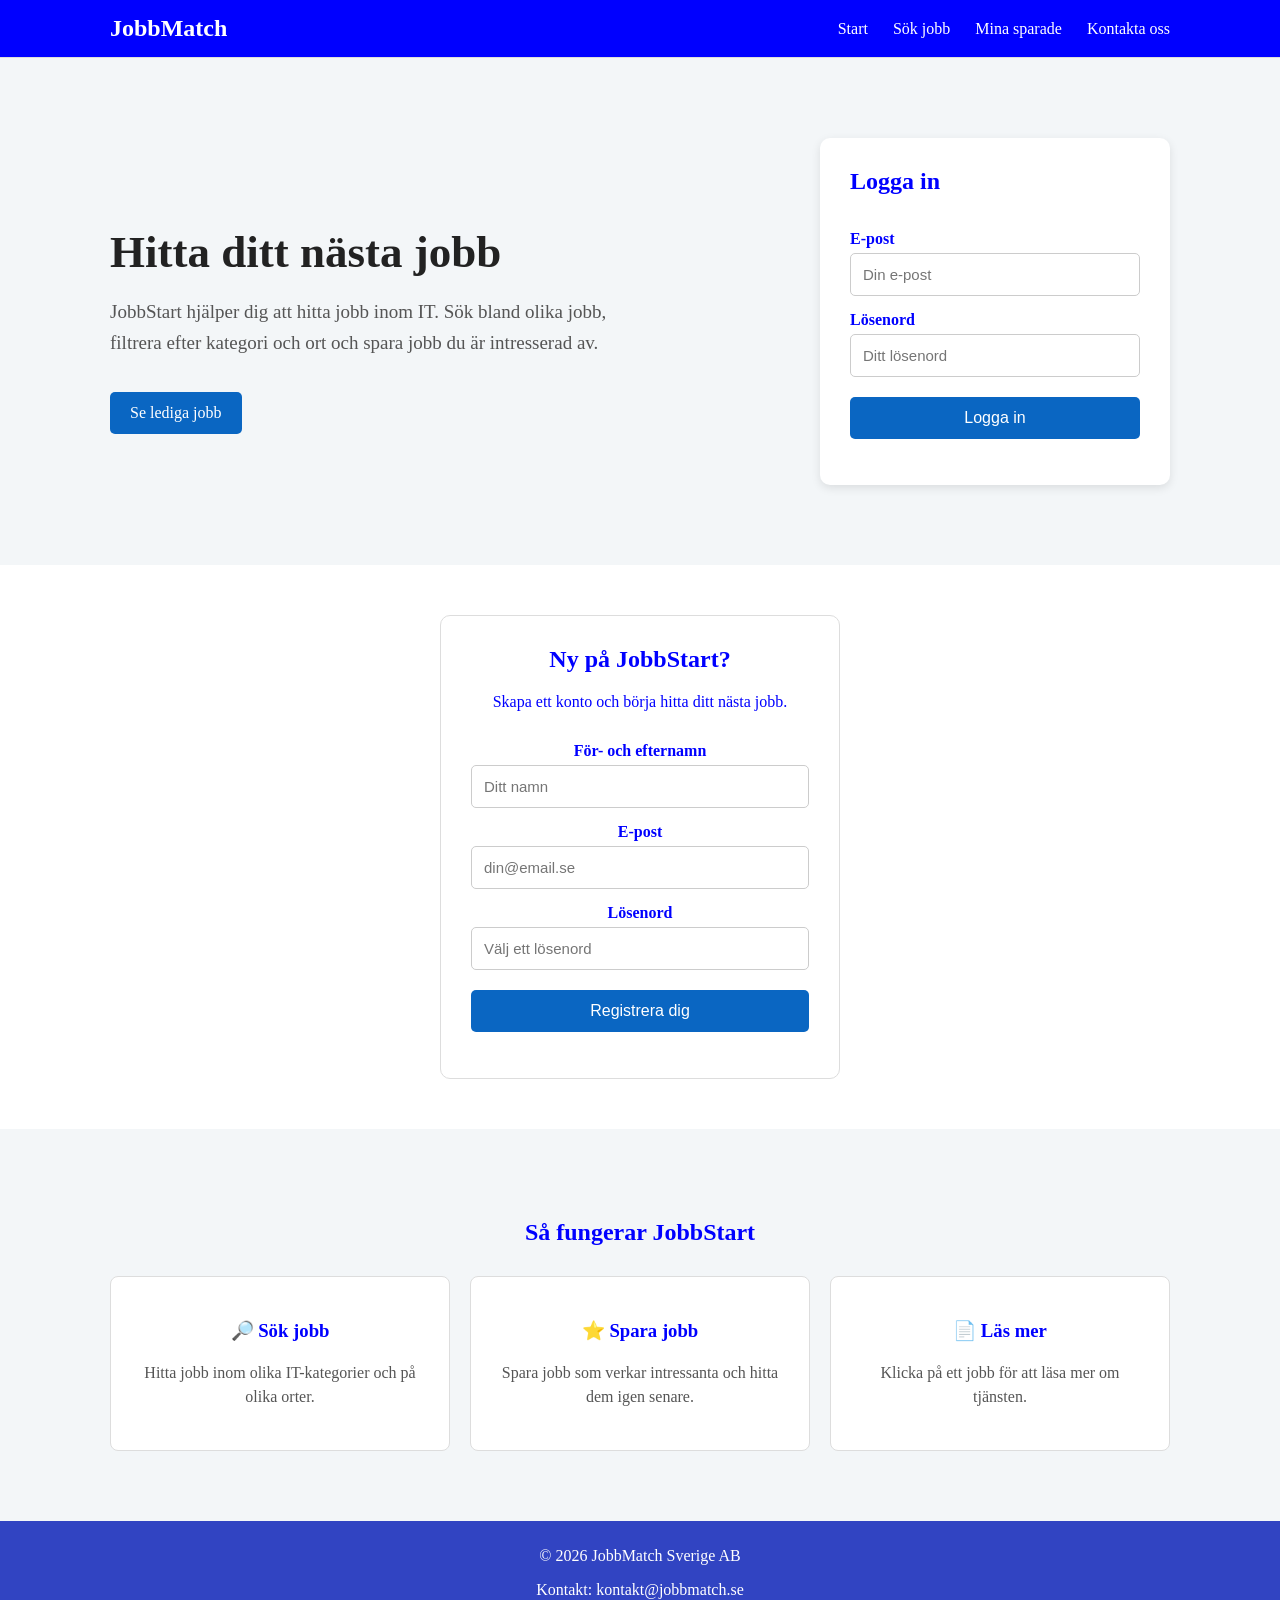
<file: index.html>
<!doctype html>
<html lang="sv">
  <head>
    <meta charset="UTF-8" />

    <meta name="viewport" content="width=device-width, initial-scale=1.0" />

    <title>JobbStart</title>

    <link rel="stylesheet" href="start.css" />

    <script src="start.js" defer></script>
  </head>

  <body>
    <header>
      <nav>
      <h1 class="logo">JobbMatch</h1>
>JobbMatch</h1>
      
        <ul>
          <li><a href="index.html">Start</a></li>
          <li><a href="annonser.html">Sök jobb</a></li>
          <li><a href="spara.html">Mina sparade</a></li>
          <li><a href="kontakt.html">Kontakta oss</a></li>
        </ul>
      </nav>
    </header>

    <main>
      <section class="welcome">
        <div class="welcome-text">
          <h2>Hitta ditt nästa jobb</h2>

          <p>
            JobbStart hjälper dig att hitta jobb inom IT. Sök bland olika jobb,
            filtrera efter kategori och ort och spara jobb du är intresserad av.
          </p>

          <a href="annonser.html" class="job-button"> Se lediga jobb </a>
        </div>

        <!-- LOGGA IN -->

        <div class="login-box">
          <h2>Logga in</h2>

          <form id="loginForm">
            <label for="loginEmail"> E-post </label>

            <input
              type="email"
              id="loginEmail"
              placeholder="Din e-post"
              required
            />

            <label for="loginPassword"> Lösenord </label>

            <input
              type="password"
              id="loginPassword"
              placeholder="Ditt lösenord"
              required
            />

            <button type="submit">Logga in</button>
          </form>

          <p id="loginMessage"></p>
        </div>
      </section>

      <!-- REGISTRERA -->

      <section class="register-section">
        <div class="register-box">
          <h2>Ny på JobbStart?</h2>

          <p>Skapa ett konto och börja hitta ditt nästa jobb.</p>

          <form id="registerForm">
            <label for="registerName"> För- och efternamn </label>

            <input
              type="text"
              id="registerName"
              placeholder="Ditt namn"
              required
            />

            <label for="registerEmail"> E-post </label>

            <input
              type="email"
              id="registerEmail"
              placeholder="din@email.se"
              required
            />

            <label for="registerPassword"> Lösenord </label>

            <input
              type="password"
              id="registerPassword"
              placeholder="Välj ett lösenord"
              required
            />

            <button type="submit">Registrera dig</button>
          </form>

          <p id="registerMessage"></p>
        </div>
      </section>

      <!-- INFORMATION -->

      <section class="information">
        <h2>Så fungerar JobbStart</h2>

        <div class="cards">
          <div class="card">
            <h3>🔎 Sök jobb</h3>

            <p>Hitta jobb inom olika IT-kategorier och på olika orter.</p>
          </div>

          <div class="card">
            <h3>⭐ Spara jobb</h3>

            <p>Spara jobb som verkar intressanta och hitta dem igen senare.</p>
          </div>

          <div class="card">
            <h3>📄 Läs mer</h3>

            <p>Klicka på ett jobb för att läsa mer om tjänsten.</p>
          </div>
        </div>
      </section>
    </main>

    <!-- FOOTER -->

   <footer>
      <p>&copy; 2026 JobbMatch Sverige AB</p>
      <p>Kontakt: kontakt@jobbmatch.se</p>
    </footer>
   </body>
</html>
</file>
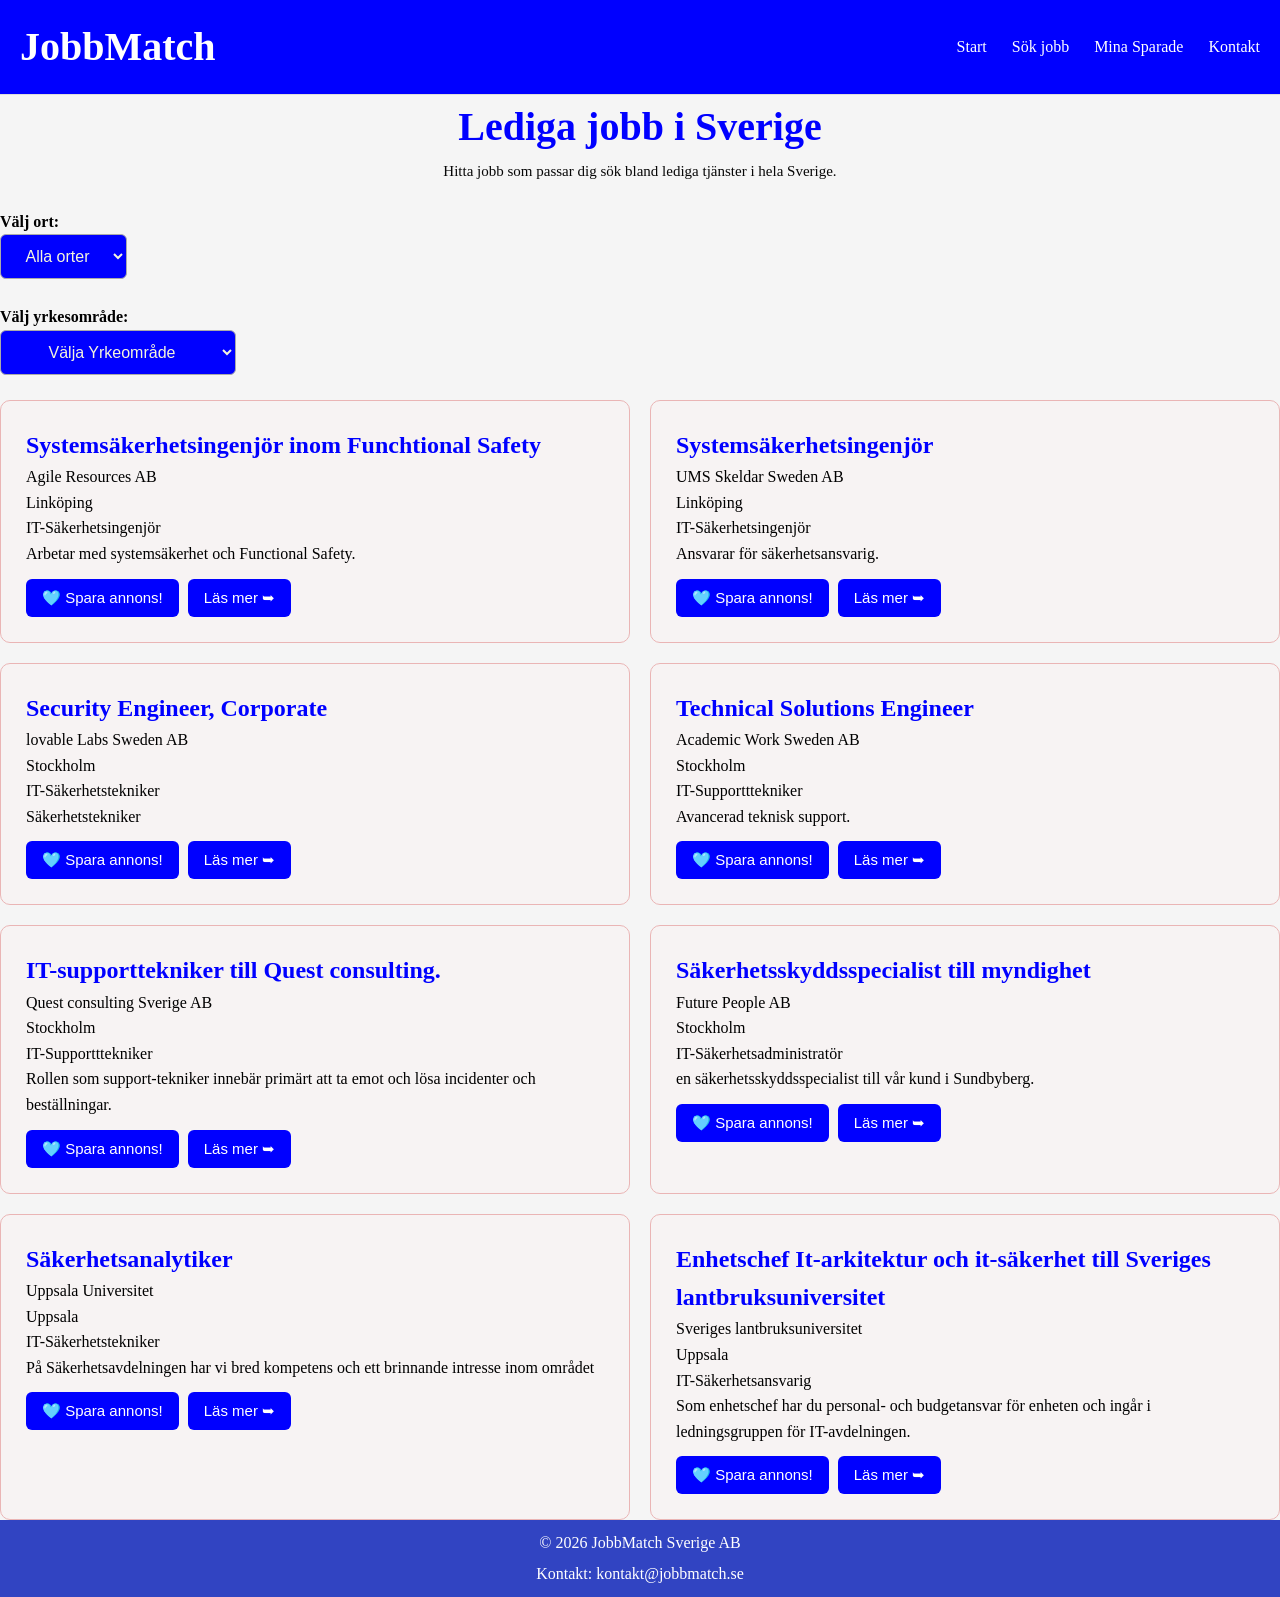
<file: annonser.html>
<!DOCTYPE html>
<html lang="sv">
<head>
    <meta charset="UTF-8">
    <meta name="viewport" content="width=device-width, initial-scale=1.0">
    <title>JobbsMatch</title>

    <link rel="stylesheet" href="annonser.css">
    <script src="annonser.js" defer></script>
</head>
<body>
    <header>
      <nav>
        <h1 class="logo">JobbMatch</h1>
      
        <ul>
          <li><a href="index.html">Start</a></li>
          <li><a href="annonser.html">Sök jobb</a></li>
          <li><a href="spara.html">Mina Sparade</a></li>
          <li><a href="kontakt.html">Kontakt</a></li>
        </ul>
      </nav>
    </header>
    <main> 
         <h1>Lediga jobb i Sverige</h1>
         <p>Hitta jobb som passar dig sök bland lediga tjänster i hela Sverige.</p>
         <br/>

         <label ><strong>Välj ort:</strong></label>
            <select id="ort">
                <option value="">Alla orter</option>
                <option value="Linköping">Linköping</option>
                <option value="Stockholm">Stockholm</option>
                <option value="Uppsala">Uppsala</option>

            </select>

            <label><strong>Välj yrkesområde:</strong></label>
            <select id="yrke" name="yrke">
                <option value=" ">Välja Yrkeområde</option>
                 <option value="IT-Säkerhetsingenjör">IT-Säkerhetsingenjör</option>
                 <option value="IT-Säkerhetsansvarig">IT-Säkerhetsansvarig</option>
                 <option value="IT-Säkerhetstekniker">IT-Säkerhetstekniker</option>
                 <option value="IT-Supportttekniker">IT-Supportttekniker</option>
                 <option value="IT-Säkerhetsadministratör">IT-Säkerhetsadministratör</option>
            </select>
    
        <div id="jobb-lista"></div> <!--visa 8 jobb-->

    </main>
        
    <footer> 
      <p>&copy; 2026 JobbMatch Sverige AB</p>
      <p>Kontakt: kontakt@jobbmatch.se</p>
    </footer>
</body>
</html>
</file>
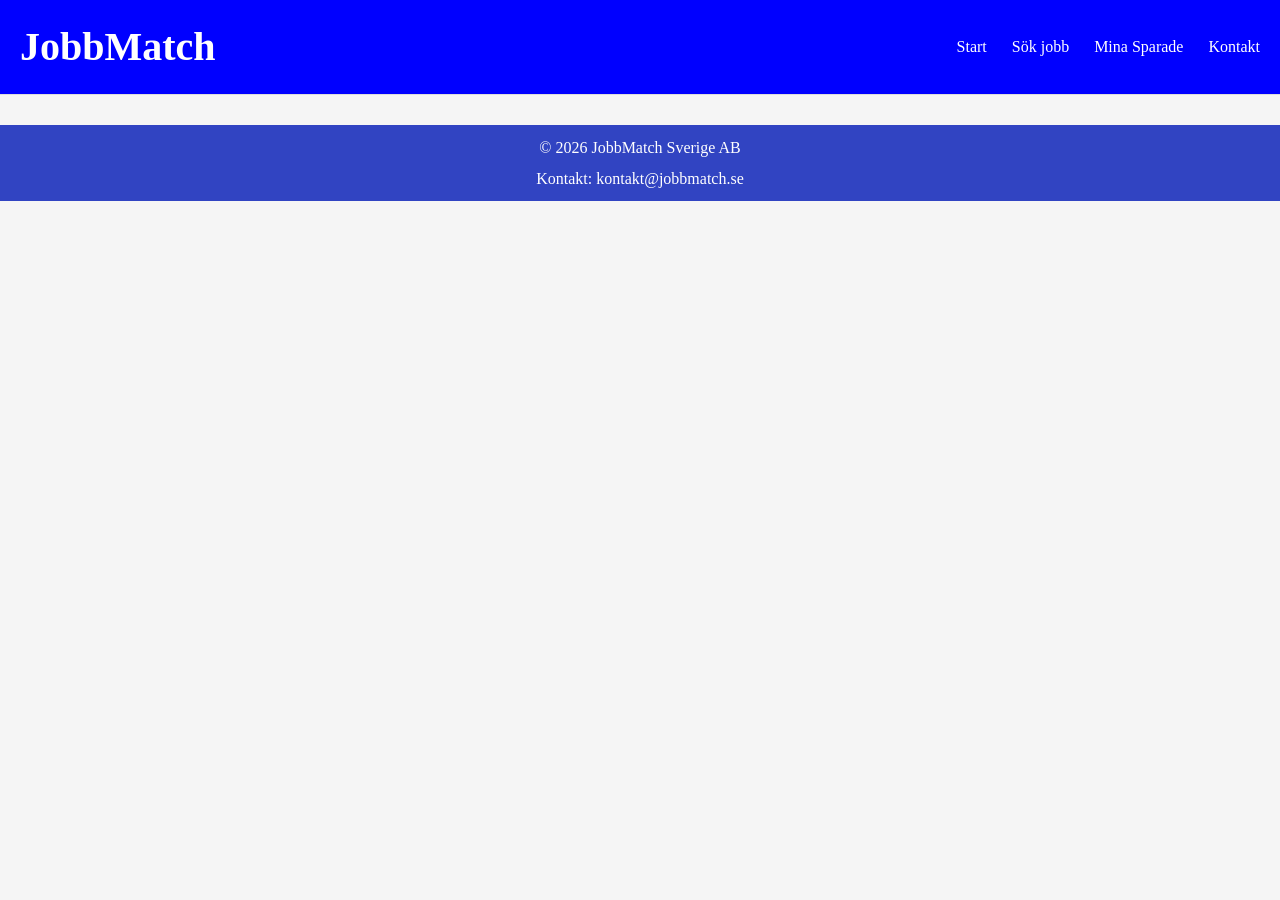
<file: detailjobb.html>
<!DOCTYPE html>
<html lang="en">
<head>
    <meta charset="UTF-8">
    <meta name="viewport" content="width=device-width, initial-scale=1.0">
    <title>Jobbsdetail</title>
    <link rel="stylesheet" href="annonser.css">
    <script src="annonser.js" defer></script>
<body>
    <header>
        <nav>
            <h1 class="logo">JobbMatch</h1>
        <ul>
          <li><a href="index.html">Start</a></li>
          <li><a href="annonser.html">Sök jobb</a></li>
          <li><a href="spara.html">Mina Sparade</a></li>
          <li><a href="kontakt.html">Kontakt</a></li>
        </ul>
      </nav>
    </header>
    <main>
    <section id="tillbak">
        <nav>
            <a href="annonser.html"></a>
        </nav>
   </section>
   
        <div id="jobb-detail"></div>
    </main>
     <footer> 
      <p>&copy; 2026 JobbMatch Sverige AB</p>
      <p>Kontakt: kontakt@jobbmatch.se</p>
    </footer>
</body>
</html>
</file>
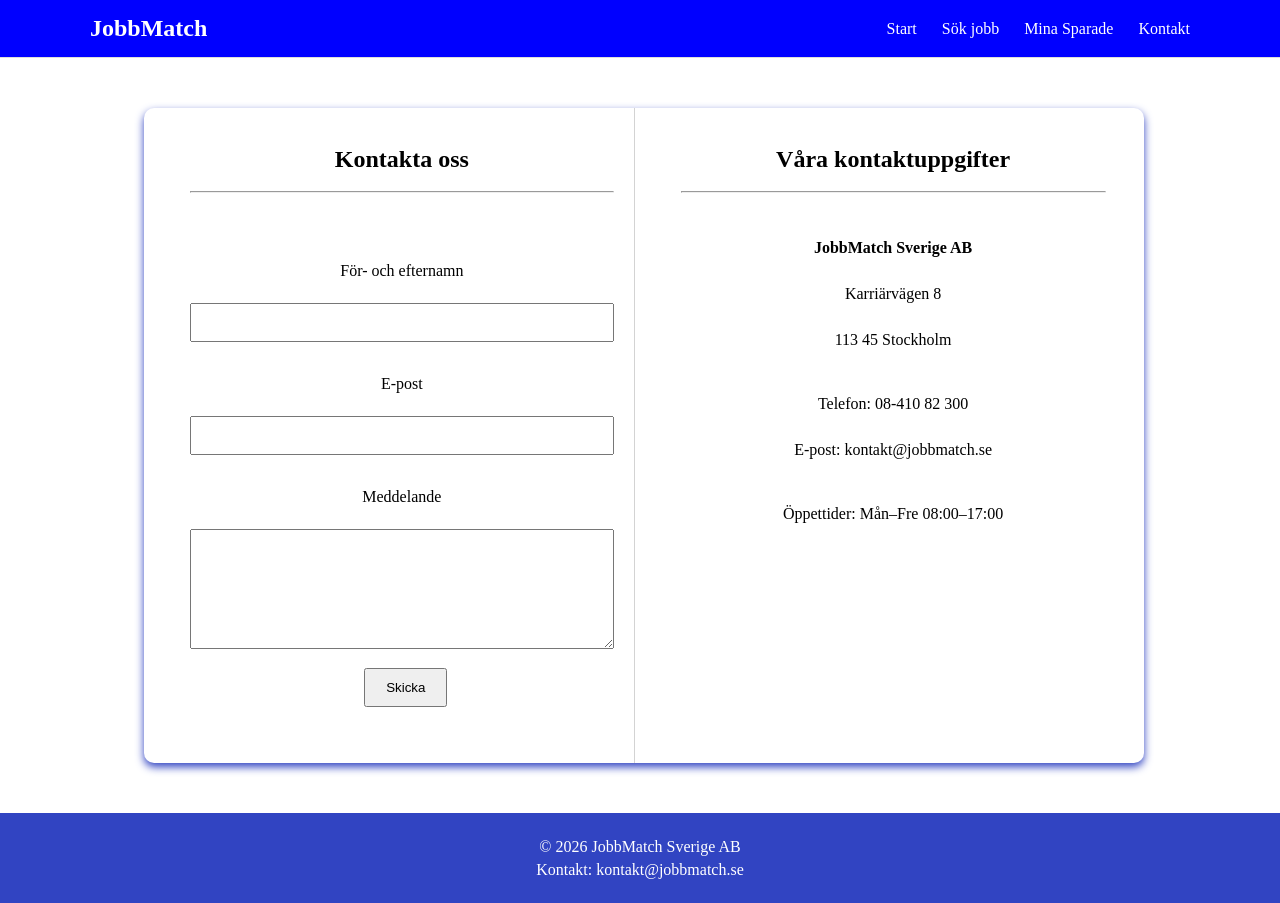
<file: kontakt.html>
<!doctype html>
<html lang="sv">
  <head>
    <meta charset="UTF-8" />
    <meta name="viewport" content="width=device-width, initial-scale=1.0" />

    <title>Kontakt</title>

    <link rel="stylesheet" href="kontakt.css" />
    <script src="kontakt.js" defer></script>
  </head>

  <body>
    <header>
      <nav>
        <h1 class="logo">JobbMatch</h1>
        <ul>
          <li><a href="index.html">Start</a></li>
          <li><a href="annonser.html">Sök jobb</a></li>
          <li><a href="spara.html">Mina Sparade</a></li>
          <li><a href="kontakt.html">Kontakt</a></li>
        </ul>
      </nav>
    </header>

    <main>
           
      <div class="contactcard">
               
        <section class="contact">
                   
          <h2>Kontakta oss</h2>
                   
          <hr />
                    <br />
                   
          <!-- Tillagt ID för JavaScript -->
                   
          <form id="contactForm">
                        <label for="name">För- och efternamn</label>            
            <input type="text" id="name" name="name" required />            
            <label for="email">E-post</label>            
            <input type="email" id="email" name="email" required />            
            <label for="message">Meddelande</label>            
            <textarea id="message" name="message" required></textarea>          
              <button type="submit">Skicka</button>          
          </form>
                   
          <!-- NYTT: Här visas bekräftelsen -->
                   
          <p id="confirmation" role="status" aria-live="polite"></p>
                 
        </section>
               
        <section class="adress">
                   
          <h2>Våra kontaktuppgifter</h2>
                   
          <hr />
                    <br />
                   
          <p><strong>JobbMatch Sverige AB</strong></p>
                   
          <p>Karriärvägen 8</p>
                   
          <p>113 45 Stockholm</p>
                    <br />
                   
          <p>Telefon: 08-410 82 300</p>
                   
          <p>E-post: kontakt@jobbmatch.se</p>
                    <br />
                   
          <p>Öppettider: Mån–Fre 08:00–17:00</p>
                 
        </section>
             
      </div>
         
    </main>

    <footer>
      <p>&copy; 2026 JobbMatch Sverige AB</p>
      <p>Kontakt: kontakt@jobbmatch.se</p>
    </footer>
  </body>
</html>
</file>
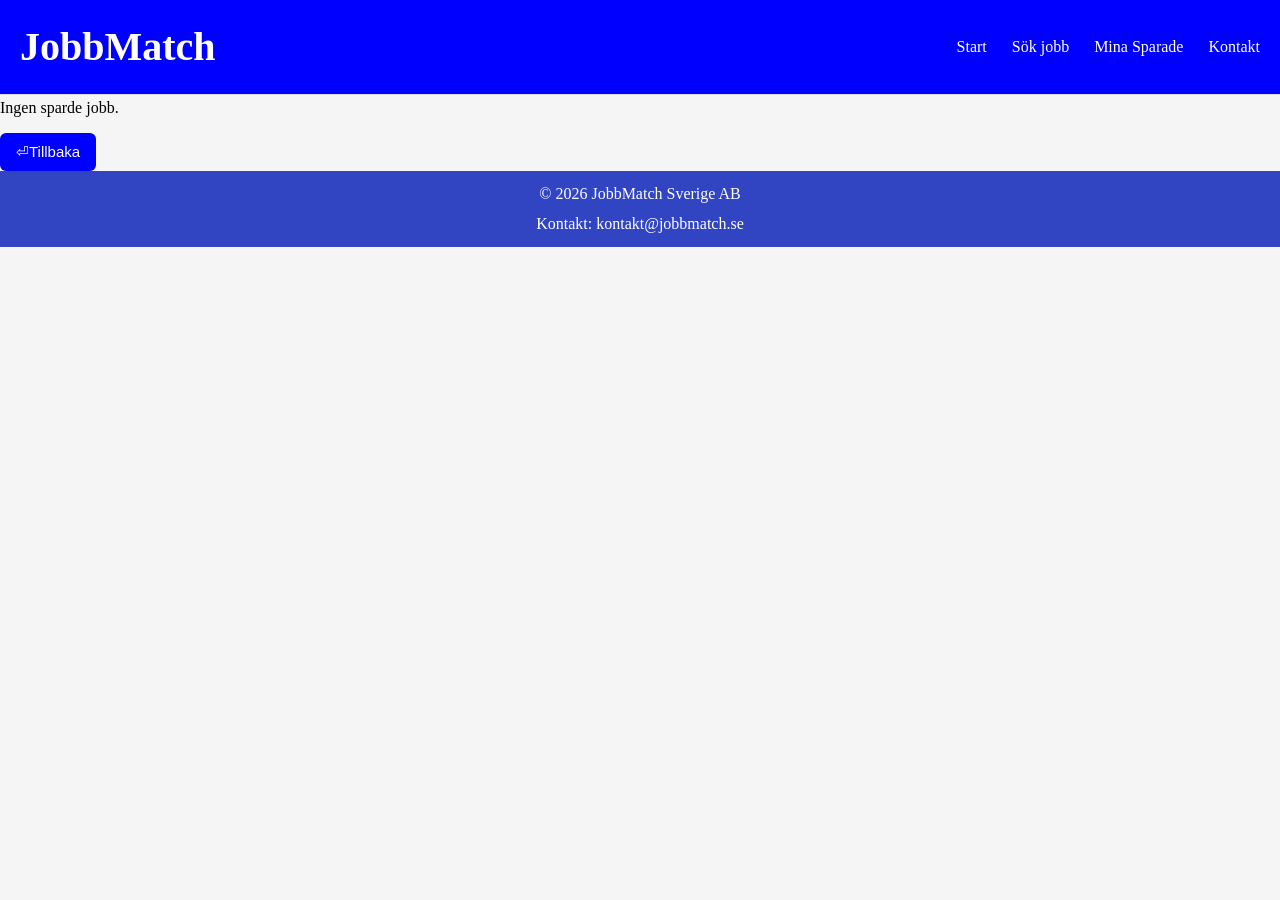
<file: spara.html>
<!DOCTYPE html>
<html lang="sv">
<head>
    <meta charset="UTF-8">
    <meta name="viewport" content="width=device-width, initial-scale=1.0">
    <title>Sparas annonser</title>
    <link rel="stylesheet" href="annonser.css">
    <script src="annonser.js" defer></script>
</head>
<body>
    <header>
      <nav>
        <h1 class="logo">JobbMatch</h1>
        <ul>
          <li><a href="index.html">Start</a></li>
          <li><a href="annonser.html">Sök jobb</a></li>
          <li><a href="spara.html">Mina Sparade</a></li>
          <li><a href="kontakt.html">Kontakt</a></li>
        </ul>
      </nav>
    </header>

<main>
    
    <div id="sparasjobb"></div>
    <button onclick="window.location.href=`annonser.html`"> ⏎Tillbaka</button> 

</main>

 <footer id="fott"> 
      <p>&copy; 2026 JobbMatch Sverige AB</p>
      <p>Kontakt: kontakt@jobbmatch.se</p>
</footer>
</body>
</html>
</file>
<file: start.css>
/* GRUND */

* {
    box-sizing: border-box;
    
}

body {
    margin: 0;

    font-family:'Times New Roman', Times, serif ;

    background-color: #f3f6f8;

    color: blue;
}
header {
    background-color: blue;

    border-bottom: 1px solid #ddd;
}


nav {
    max-width: 1100px;

    margin: auto;

    padding: 15px 20px;

    display: flex;

    justify-content: space-between;

    align-items: center;
}


.logo {
    color:white;

    margin: 0;
}


nav ul {
    display: flex;

    list-style: none;

    gap: 25px;

    margin: 0;

    padding: 0;
}


nav a {
    text-decoration: none;

    color:white;
}


nav a:hover {
    color: #0a66c2;
}/*




/* VÄLKOMST */

.welcome {
    max-width: 1100px;

    margin: 60px auto;

    padding: 20px;

    display: flex;

    justify-content: space-between;

    align-items: center;

    gap: 50px;
}


.welcome-text {
    max-width: 550px;
}


.welcome-text h2 {
    font-size: 45px;

    color: #222;

    margin-bottom: 15px;
}


.welcome-text p {
    font-size: 19px;

    line-height: 1.6;

    color: #555;
}



/* KNAPP */

.job-button {
    display: inline-block;

    margin-top: 15px;

    padding: 12px 20px;

    background-color: #0a66c2;

    color: white;

    text-decoration: none;

    border-radius: 5px;
}


.job-button:hover {
    background-color: #084f96;
}



/* LOGGA IN */

.login-box {
    background-color: white;

    width: 350px;

    padding: 30px;

    border-radius: 10px;

    box-shadow: 0 3px 10px rgba(0, 0, 0, 0.1);
}


.login-box h2 {
    margin-top: 0;
}



/* FORMULÄR */

form {
    display: flex;

    flex-direction: column;
}


label {
    margin-top: 15px;

    margin-bottom: 5px;

    font-weight: bold;
}


input {
    padding: 12px;

    border: 1px solid #ccc;

    border-radius: 5px;

    font-size: 15px;
}


button {
    margin-top: 20px;

    padding: 12px;

    background-color: #0a66c2;

    color: white;

    border: none;

    border-radius: 5px;

    font-size: 16px;

    cursor: pointer;
}


button:hover {
    background-color: #084f96;
}


#loginMessage {
    color: #0a66c2;
}



/* REGISTRERA */

.register-section {
    background-color: white;

    padding: 50px 20px;

    text-align: center;
}


.register-box {
    width: 400px;

    max-width: 100%;

    margin: auto;

    padding: 30px;

    border: 1px solid #ddd;

    border-radius: 10px;
}


.register-box h2 {
    margin-top: 0;
}


#registerMessage {
    color: #0a66c2;
}



/* INFORMATION */

.information {
    max-width: 1100px;

    margin: 50px auto;

    padding: 20px;

    text-align: center;
}


.cards {
    display: flex;

    gap: 20px;

    margin-top: 30px;
}


.card {
    flex: 1;

    background-color: white;

    padding: 25px;

    border-radius: 8px;

    border: 1px solid #ddd;
}


.card p {
    color: #555;

    line-height: 1.5;
}



/* FOOTER */


footer {

  min-height: 50px;
  background-color: rgb(49, 68, 194);
  color:white;
  flex-direction: column;
  justify-content: center;
  align-items: center;

  gap: 5px;
  padding: 10px;
  text-align: center;
}



/* MOBIL */

@media (max-width: 700px) {

    nav {
        flex-direction: column;

        gap: 15px;
    }


    nav ul {
        flex-direction: column;

        text-align: center;

        gap: 10px;
    }


    .welcome {
        flex-direction: column;

        text-align: center;
    }


    .login-box {
        width: 100%;

        max-width: 350px;
    }


    .cards {
        flex-direction: column;
    }

}
</file>
<file: annonser.css>
/* ========================================
   GRUNDINSTÄLLNINGAR
======================================== */

*,
*::before,
*::after {
    box-sizing: border-box;
    margin: 0;
}

html {
    scroll-padding-top: 7rem;
    scroll-behavior: smooth;
}

body {
    display: grid;
    font-family: Times New Roman, Times, serif;
    line-height: 1.6;
    min-height: 100vh;
    display: flex;
    flex-direction: column;
    background-color: #f5f5f5;
    

}

header {
    display: block;
    background-color: blue;
    width: 100%;
    border-bottom: 1px solid #ddd;
}


nav {
    margin: auto;

    padding: 15px 20px;

    display: flex;

    justify-content: space-between;

    align-items: center;
    flex-wrap: wrap;
    gap:15px;
}


.logo {
    color:white;

    margin: 0;
}


nav ul {
    display: flex;

    list-style: none;

    gap: 25px;

    margin: 0;

    padding: 0;
    text-align: right;
}


nav a {
    text-decoration: none;

    color:white;
}


nav a:hover {
    color: #0a66c2;
}/*


/* ========================================
   HEADER OCH NAVIGATION
======================================== */

.topp{
  color: blue;
  text-align: right;
}
.topp a:hover{
  color: #eab5b5;
}
/* ========================================
   MAIN
======================================== */

main > p{
  text-align: center;
  color: rgb(7, 7, 7);
  font-size: 15px;
}
h1{
  color: blue;
  text-align: center;
  font-size: 40px;
}
h2 {
  color: blue;
}
h3{
  color: blue;
}
h4{
  color: blue;
}
.vandetill{
  color: blue;
}
/* ========================================
   FILTER
======================================== */

select {
    display: grid;
    padding: 12px 15px;

    margin-right: 10px;
    margin-bottom: 25px;

    border: 1px solid #aaa;
    border-radius: 6px;

    background-color: white;

    font-size: 16px;

    cursor: pointer;
}

select:focus {
    outline: 2px solid rgb(49, 68, 194);
}


/* ========================================
   JOBBLISTA
======================================== */

#jobb-lista  {
    display: grid;

    grid-template-columns: repeat(2, 1fr);

    gap: 20px;

    margin-top: 25px;
    
}

/* Ett kort för varje jobbannons */
.jobbobjekt {
    display: flexbox;
    background-color: rgb(247, 243, 243);
    width: auto;
    height: auto;
    padding: 25px;

    border: 1px solid #eab5b5;
    border-radius: 10px;
}

/* Ett kort för varje jobbannons */
#jobb-lista article {
    background-color: white;

    padding: 25px;

    border: 1px solid #ddd;
    border-radius: 10px;

    box-shadow: 0 2px 8px
        rgba(0, 0, 0, 0.1);
}

/* ========================================
   KNAPPAR
======================================== */

button {
    padding: 10px 16px;

    margin-top: 12px;
    margin-right: 5px;

    border: none;
    border-radius: 6px;

    font-size: 15px;

    cursor: pointer;
}


/* Läs mer-knappen */
.detalj-knapp {
    background-color: blue;
    color: white;
}


/* Spara annnonser*/
button {
    background-color:blue;
    color:white;
}
button:hover {
   color: black;
}
button:focus{
  color: black;
}
#ort,#yrke{
    align-items: center;
    text-align: center;
    color: beige;
    background-color: blue;

}

/* ========================================
   FOOTER
======================================== */

footer {
   
  min-height: 70px;
  background-color: rgb(49, 68, 194);
  color:white;

  display: flex;
  flex-direction: column;
  justify-content: center;
  align-items: center;

  gap: 5px;
  padding: 10px;
  text-align: center;
}


/* ========================================
   RESPONSIV DESIGN - MOBIL
======================================== */

@media (max-width: 600px) {

    /* Gör så att sidan inte blir bredare än skärmen */
    body {
        width: 100%;
        overflow-x: hidden;
    }

    /* Anpassa navigeringen */
    nav {
        flex-direction: column;
        align-items: center;
        padding: 15px 10px;
        gap: 10px;
    }

    nav ul {
        flex-direction: column;
        align-items: center;
        gap: 10px;
        padding: 0;
    }

    /* Gör rubrikerna mindre på mobilen */
    h1 {
        font-size: 30px;
        padding: 0 10px;
    }

    h2 {
        font-size: 24px;
    }

    h3 {
        font-size: 20px;
    }

    /* Anpassa texten */
    main > p {
        font-size: 14px;
        padding: 0 10px;
    }

    /* Visa ett jobbkort per rad */
    #jobb-lista {
        grid-template-columns: 1fr;
        gap: 15px;
        margin: 20px 10px;
    }

    /* Minska avståndet inuti korten */
    #jobb-lista article,
    .jobbobjekt {
        width: 100%;
        min-width: 0;
        padding: 15px;
    }

    /* Gör formulär och filter mer mobilvänliga */
    select {
        width: 100%;
        max-width: 100%;
        margin-right: 0;
    }

    /* Låt långa ord och länkar radbrytas */
    p,
    a {
        overflow-wrap: anywhere;
    }

    /* Gör knapparna enklare att trycka på */
    button {
        max-width: 100%;
        padding: 12px 16px;
    }

    /* Anpassa sidfoten */
    footer {
        padding: 15px 10px;
    }
}
</file>
<file: kontakt.css>
* {
  margin: 0;
}

body {
  font-family: 'Times New Roman', Times, serif;
  min-height: 100vh;
  display: flex;
  flex-direction: column;
}
header {
    background-color: blue;

    border-bottom: 1px solid #ddd;
}


nav {
    max-width: 1100px;

    margin: auto;

    padding: 15px 20px;

    display: flex;

    justify-content: space-between;

    align-items: center;
}


.logo {
    color:white;

    margin: 0;
}


nav ul {
    display: flex;

    list-style: none;

    gap: 25px;

    margin: 0;

    padding: 0;
}


nav a {
    text-decoration: none;

    color:white;
}


nav a:hover {
    color: #0a66c2;
}/*
/*

/* Huvudinnehåll */

main {
  display: flex;
  text-align: center;
  justify-content: center;
  align-items: flex-start;
  flex: 1;
}

/* Kontaktkort */

.contactcard {
  width: 1000px;
  max-width: 90%;
  margin-top: 50px;
  margin-bottom: 50px;

  display: flex;
  flex-direction: row;

  box-shadow: 0 4px 8px 0 rgb(49, 68, 194);
  border-radius: 10px;
}

.contact,
.adress {
  width: 50%;
  padding: 20px;
  box-sizing: border-box;
}

.contact {
  border-right: 1px solid lightgray;
}

.contact label {
  display: block;
  margin-top: 15px;
}

.contact input,
.contact textarea {
  width: 100%;
  padding: 10px;
  margin-top: 5px;
  box-sizing: border-box;
}

.contact textarea {
  height: 120px;
  resize: vertical;
}

.contact button {
  margin-top: 15px;
  padding: 10px 20px;
  cursor: pointer;
}

.adress p {
  margin-top: 10px;
}

/* Footer */

footer {
  min-height: 70px;
  background-color: rgb(49, 68, 194);
  color: white;

  display: flex;
  flex-direction: column;
  justify-content: center;
  align-items: center;

  gap: 5px;
  padding: 10px;
  text-align: center;
}

/* Mobilanpassning */

@media (max-width: 600px) {
  header nav ul {
    flex-direction: column;
    align-items: center;
  }

  header nav li {
    margin: 10px 0;
  }

  nav a:link {
    font-size: large;
  }

  .contactcard {
    width: 90%;
    flex-direction: column;
    margin-top: 30px;
    margin-bottom: 30px;
  }

  .contact,
  .adress {
    width: 100%;
    padding: 15px;
  }

  .contact {
    border-right: none;
    border-bottom: 1px solid lightgray;
  }
}
</file>
